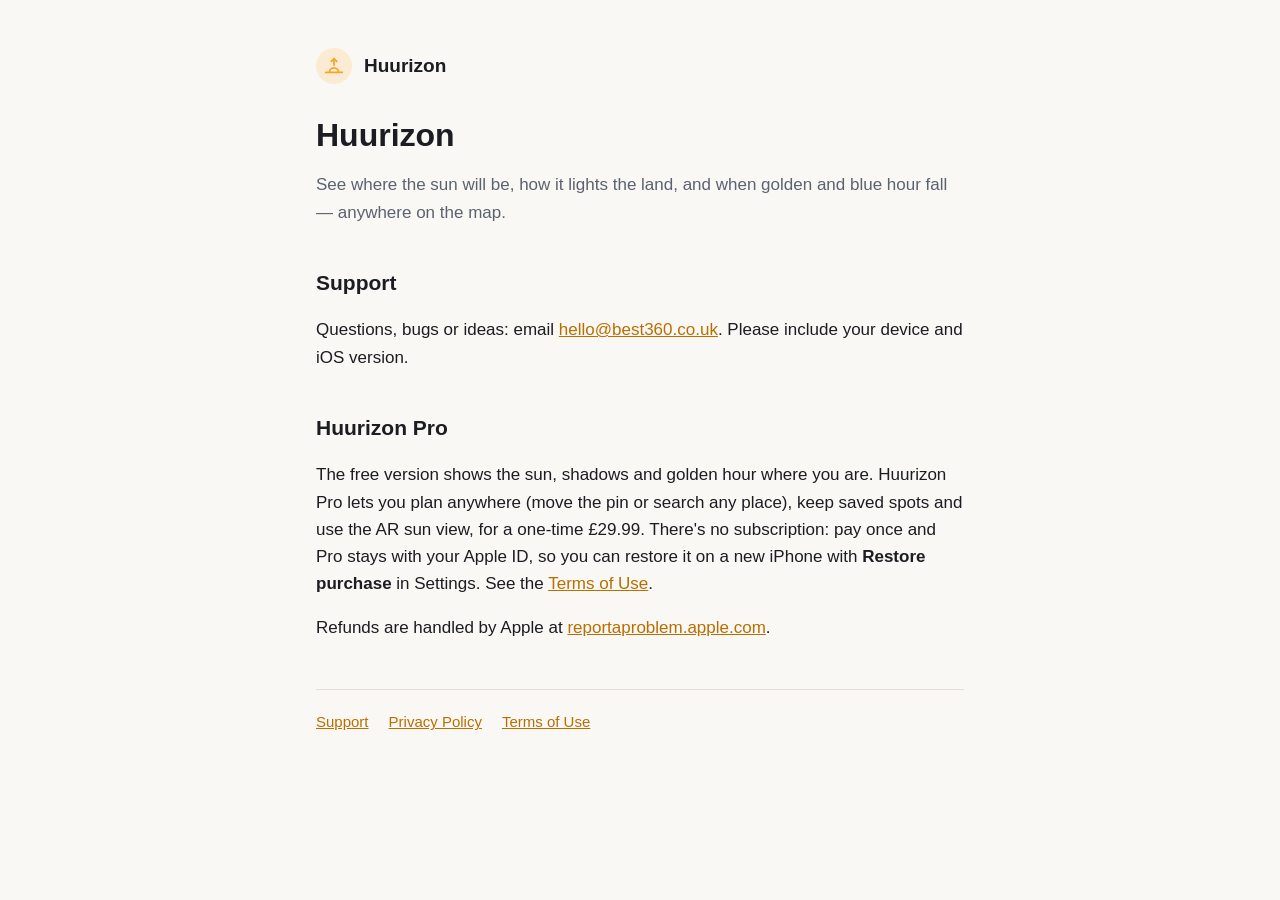
<file: index.html>
<!doctype html>
<html lang="en">
<head><meta charset="utf-8"><meta name="viewport" content="width=device-width, initial-scale=1"><link rel="stylesheet" href="style.css"><title>Huurizon — Support</title></head>
<body><main>
<header><span class="mark"><svg width="22" height="22" viewBox="0 0 24 24" fill="none" stroke="#F5A524" stroke-width="1.9" stroke-linecap="round" aria-hidden="true"><path d="M3 19h18M7 19a5 5 0 0110 0M12 4v7M9 7l3-3 3 3"/></svg></span><a href="index.html">Huurizon</a></header>
<h1>Huurizon</h1>
<p class="muted">See where the sun will be, how it lights the land, and when golden and blue hour fall — anywhere on the map.</p>
<h2>Support</h2>
<p>Questions, bugs or ideas: email <a href="mailto:hello@best360.co.uk">hello@best360.co.uk</a>. Please include your device and iOS version.</p>
<h2>Huurizon Pro</h2>
<p>The free version shows the sun, shadows and golden hour where you are. Huurizon Pro lets you plan anywhere (move the pin or search any place), keep saved spots and use the AR sun view, for a one-time £29.99. There's no subscription: pay once and Pro stays with your Apple ID, so you can restore it on a new iPhone with <strong>Restore purchase</strong> in Settings. See the <a href="terms.html">Terms of Use</a>.</p>
<p>Refunds are handled by Apple at <a href="https://reportaproblem.apple.com">reportaproblem.apple.com</a>.</p>
<nav><a href="index.html">Support</a><a href="privacy.html">Privacy Policy</a><a href="terms.html">Terms of Use</a></nav>
</main></body>
</html>
</file>
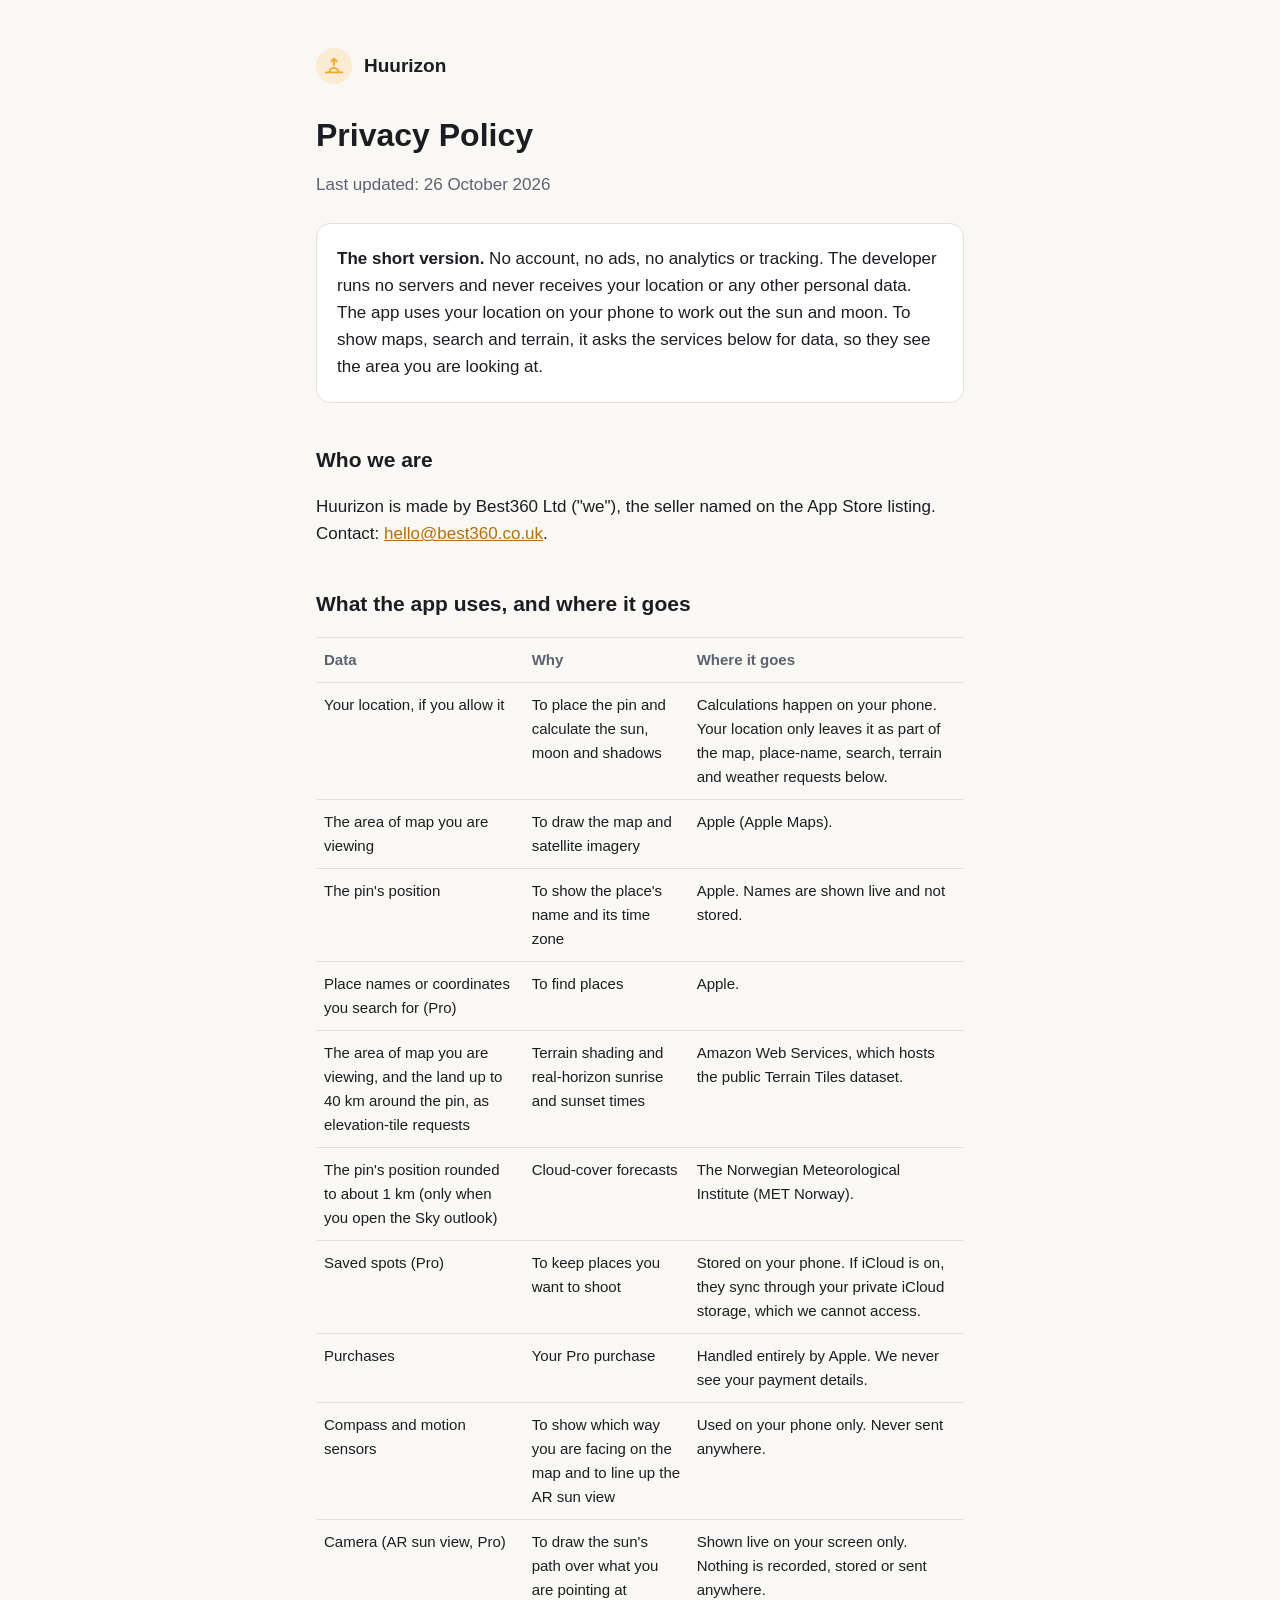
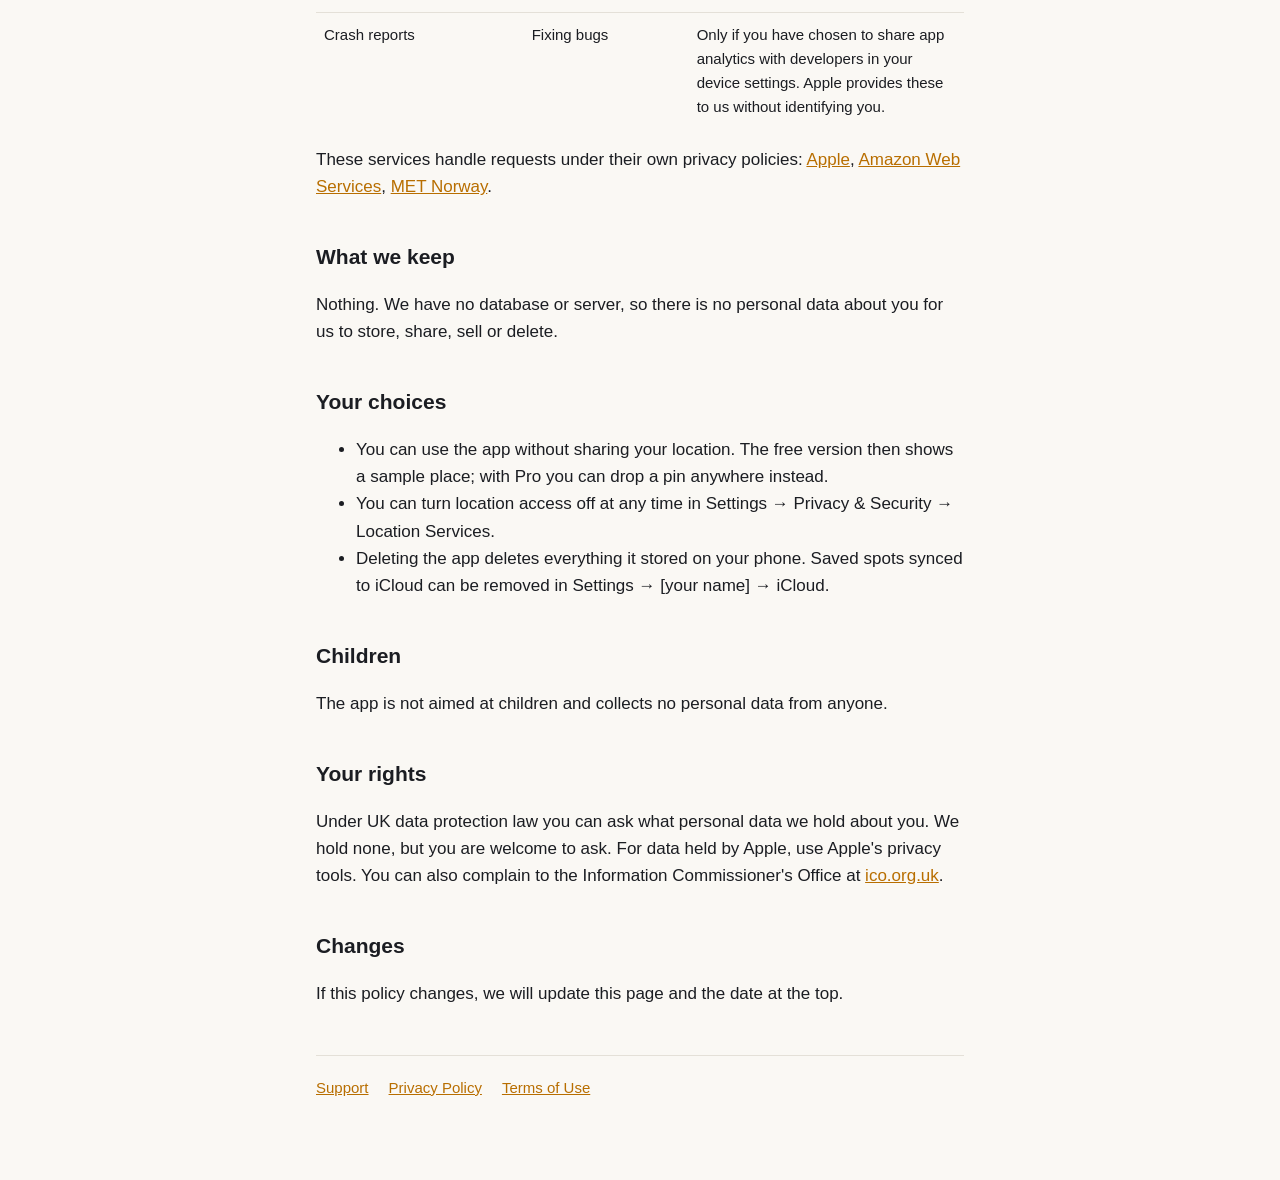
<file: privacy.html>
<!doctype html>
<html lang="en">
<head><meta charset="utf-8"><meta name="viewport" content="width=device-width, initial-scale=1"><link rel="stylesheet" href="style.css"><title>Huurizon — Privacy Policy</title></head>
<body><main>
<header><span class="mark"><svg width="22" height="22" viewBox="0 0 24 24" fill="none" stroke="#F5A524" stroke-width="1.9" stroke-linecap="round" aria-hidden="true"><path d="M3 19h18M7 19a5 5 0 0110 0M12 4v7M9 7l3-3 3 3"/></svg></span><a href="index.html">Huurizon</a></header>
<h1>Privacy Policy</h1>
<p class="muted">Last updated: 26 October 2026</p>
<div class="summary">
<p><strong>The short version.</strong> No account, no ads, no analytics or tracking. The developer runs no servers and never receives your location or any other personal data. The app uses your location on your phone to work out the sun and moon. To show maps, search and terrain, it asks the services below for data, so they see the area you are looking at.</p>
</div>
<h2>Who we are</h2>
<p>Huurizon is made by Best360 Ltd ("we"), the seller named on the App Store listing. Contact: <a href="mailto:hello@best360.co.uk">hello@best360.co.uk</a>.</p>
<h2>What the app uses, and where it goes</h2>
<table>
<thead><tr><th>Data</th><th>Why</th><th>Where it goes</th></tr></thead>
<tbody>
<tr><td>Your location, if you allow it</td><td>To place the pin and calculate the sun, moon and shadows</td><td>Calculations happen on your phone. Your location only leaves it as part of the map, place-name, search, terrain and weather requests below.</td></tr>
<tr><td>The area of map you are viewing</td><td>To draw the map and satellite imagery</td><td>Apple (Apple Maps).</td></tr>
<tr><td>The pin's position</td><td>To show the place's name and its time zone</td><td>Apple. Names are shown live and not stored.</td></tr>
<tr><td>Place names or coordinates you search for (Pro)</td><td>To find places</td><td>Apple.</td></tr>
<tr><td>The area of map you are viewing, and the land up to 40 km around the pin, as elevation-tile requests</td><td>Terrain shading and real-horizon sunrise and sunset times</td><td>Amazon Web Services, which hosts the public Terrain Tiles dataset.</td></tr>
<tr><td>The pin's position rounded to about 1 km (only when you open the Sky outlook)</td><td>Cloud-cover forecasts</td><td>The Norwegian Meteorological Institute (MET Norway).</td></tr>
<tr><td>Saved spots (Pro)</td><td>To keep places you want to shoot</td><td>Stored on your phone. If iCloud is on, they sync through your private iCloud storage, which we cannot access.</td></tr>
<tr><td>Purchases</td><td>Your Pro purchase</td><td>Handled entirely by Apple. We never see your payment details.</td></tr>
<tr><td>Compass and motion sensors</td><td>To show which way you are facing on the map and to line up the AR sun view</td><td>Used on your phone only. Never sent anywhere.</td></tr>
<tr><td>Camera (AR sun view, Pro)</td><td>To draw the sun's path over what you are pointing at</td><td>Shown live on your screen only. Nothing is recorded, stored or sent anywhere.</td></tr>
<tr><td>Crash reports</td><td>Fixing bugs</td><td>Only if you have chosen to share app analytics with developers in your device settings. Apple provides these to us without identifying you.</td></tr>
</tbody>
</table>
<p>These services handle requests under their own privacy policies: <a href="https://www.apple.com/legal/privacy/">Apple</a>, <a href="https://aws.amazon.com/privacy/">Amazon Web Services</a>, <a href="https://www.met.no/en">MET Norway</a>.</p>
<h2>What we keep</h2>
<p>Nothing. We have no database or server, so there is no personal data about you for us to store, share, sell or delete.</p>
<h2>Your choices</h2>
<ul>
<li>You can use the app without sharing your location. The free version then shows a sample place; with Pro you can drop a pin anywhere instead.</li>
<li>You can turn location access off at any time in Settings → Privacy &amp; Security → Location Services.</li>
<li>Deleting the app deletes everything it stored on your phone. Saved spots synced to iCloud can be removed in Settings → [your name] → iCloud.</li>
</ul>
<h2>Children</h2>
<p>The app is not aimed at children and collects no personal data from anyone.</p>
<h2>Your rights</h2>
<p>Under UK data protection law you can ask what personal data we hold about you. We hold none, but you are welcome to ask. For data held by Apple, use Apple's privacy tools. You can also complain to the Information Commissioner's Office at <a href="https://ico.org.uk">ico.org.uk</a>.</p>
<h2>Changes</h2>
<p>If this policy changes, we will update this page and the date at the top.</p>
<nav><a href="index.html">Support</a><a href="privacy.html">Privacy Policy</a><a href="terms.html">Terms of Use</a></nav>
</main></body>
</html>
</file>
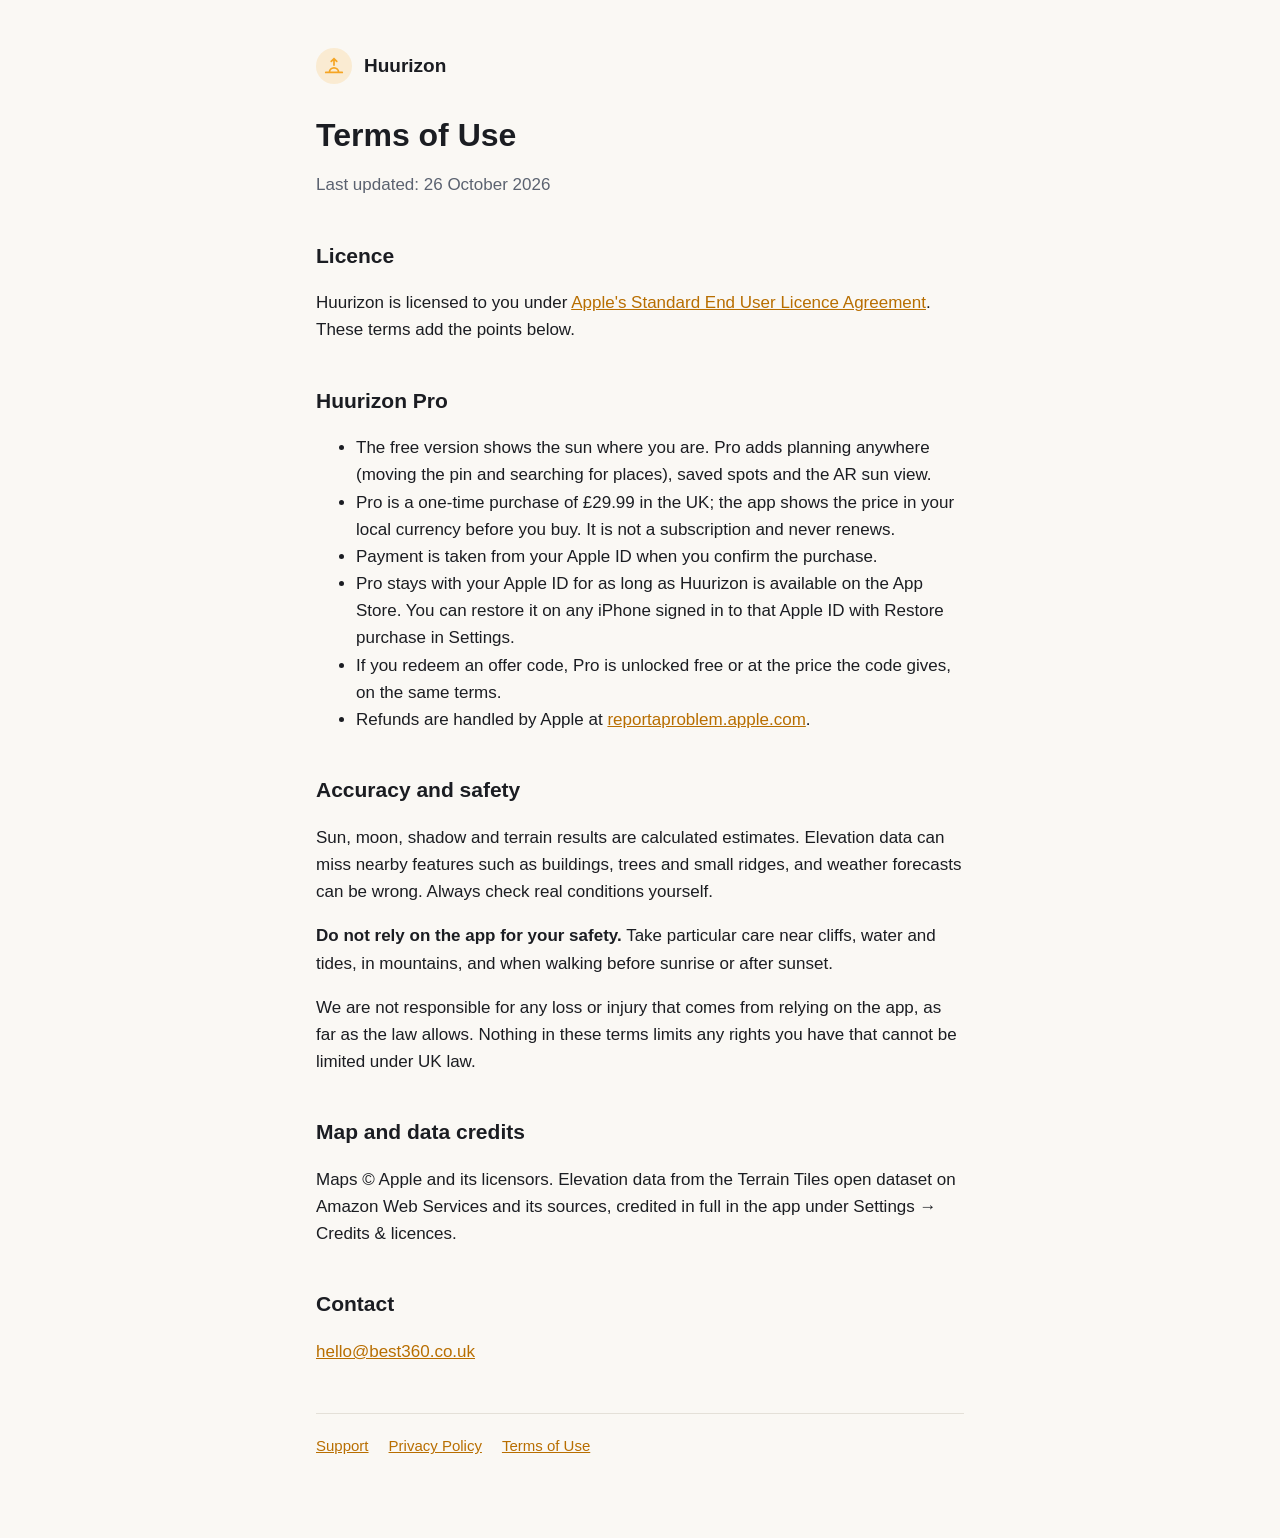
<file: terms.html>
<!doctype html>
<html lang="en">
<head><meta charset="utf-8"><meta name="viewport" content="width=device-width, initial-scale=1"><link rel="stylesheet" href="style.css"><title>Huurizon — Terms of Use</title></head>
<body><main>
<header><span class="mark"><svg width="22" height="22" viewBox="0 0 24 24" fill="none" stroke="#F5A524" stroke-width="1.9" stroke-linecap="round" aria-hidden="true"><path d="M3 19h18M7 19a5 5 0 0110 0M12 4v7M9 7l3-3 3 3"/></svg></span><a href="index.html">Huurizon</a></header>
<h1>Terms of Use</h1>
<p class="muted">Last updated: 26 October 2026</p>
<h2>Licence</h2>
<p>Huurizon is licensed to you under <a href="https://www.apple.com/legal/internet-services/itunes/dev/stdeula/">Apple's Standard End User Licence Agreement</a>. These terms add the points below.</p>
<h2>Huurizon Pro</h2>
<ul>
<li>The free version shows the sun where you are. Pro adds planning anywhere (moving the pin and searching for places), saved spots and the AR sun view.</li>
<li>Pro is a one-time purchase of £29.99 in the UK; the app shows the price in your local currency before you buy. It is not a subscription and never renews.</li>
<li>Payment is taken from your Apple ID when you confirm the purchase.</li>
<li>Pro stays with your Apple ID for as long as Huurizon is available on the App Store. You can restore it on any iPhone signed in to that Apple ID with Restore purchase in Settings.</li>
<li>If you redeem an offer code, Pro is unlocked free or at the price the code gives, on the same terms.</li>
<li>Refunds are handled by Apple at <a href="https://reportaproblem.apple.com">reportaproblem.apple.com</a>.</li>
</ul>
<h2>Accuracy and safety</h2>
<p>Sun, moon, shadow and terrain results are calculated estimates. Elevation data can miss nearby features such as buildings, trees and small ridges, and weather forecasts can be wrong. Always check real conditions yourself.</p>
<p><strong>Do not rely on the app for your safety.</strong> Take particular care near cliffs, water and tides, in mountains, and when walking before sunrise or after sunset.</p>
<p>We are not responsible for any loss or injury that comes from relying on the app, as far as the law allows. Nothing in these terms limits any rights you have that cannot be limited under UK law.</p>
<h2>Map and data credits</h2>
<p>Maps © Apple and its licensors. Elevation data from the Terrain Tiles open dataset on Amazon Web Services and its sources, credited in full in the app under Settings → Credits &amp; licences.</p>
<h2>Contact</h2>
<p><a href="mailto:hello@best360.co.uk">hello@best360.co.uk</a></p>
<nav><a href="index.html">Support</a><a href="privacy.html">Privacy Policy</a><a href="terms.html">Terms of Use</a></nav>
</main></body>
</html>
</file>
<file: style.css>
:root{--bg:#FAF8F4;--text:#1B1D22;--muted:#5B6270;--rule:#E4E0D8;--accent:#B86E00;--card:#FFFFFF}
@media (prefers-color-scheme:dark){:root{--bg:#0E1117;--text:#F3F1EC;--muted:#A6ADBA;--rule:#262B35;--accent:#F5A524;--card:#161A22}}
*{box-sizing:border-box}
body{margin:0;background:var(--bg);color:var(--text);font:17px/1.6 -apple-system,BlinkMacSystemFont,"SF Pro Text","Helvetica Neue",sans-serif;-webkit-font-smoothing:antialiased}
main{max-width:680px;margin:0 auto;padding:48px 16px 80px}
header{display:flex;align-items:center;gap:12px;margin-bottom:32px}
header a{color:var(--text);text-decoration:none;font-weight:700;font-size:19px}
.mark{width:36px;height:36px;border-radius:18px;background:rgba(245,165,36,.16);display:flex;align-items:center;justify-content:center;flex-shrink:0}
h1{font-size:32px;line-height:1.2;margin:0 0 8px}
h2{font-size:21px;margin:40px 0 8px}
p,li{color:var(--text)}
.muted{color:var(--muted)}
a{color:var(--accent)}
table{width:100%;border-collapse:collapse;margin:16px 0;font-size:15px}
th,td{text-align:left;vertical-align:top;padding:10px 8px;border-top:1px solid var(--rule)}
th{color:var(--muted);font-weight:600}
.summary{background:var(--card);border:1px solid var(--rule);border-radius:14px;padding:4px 20px;margin:24px 0}
nav{display:flex;gap:20px;flex-wrap:wrap;margin-top:48px;padding-top:20px;border-top:1px solid var(--rule);font-size:15px}
@media (max-width:520px){table,thead,tbody,tr,th,td{display:block}thead{display:none}td{border-top:0;padding:2px 0}tr{border-top:1px solid var(--rule);padding:10px 0}td:first-child{font-weight:600}}
</file>
